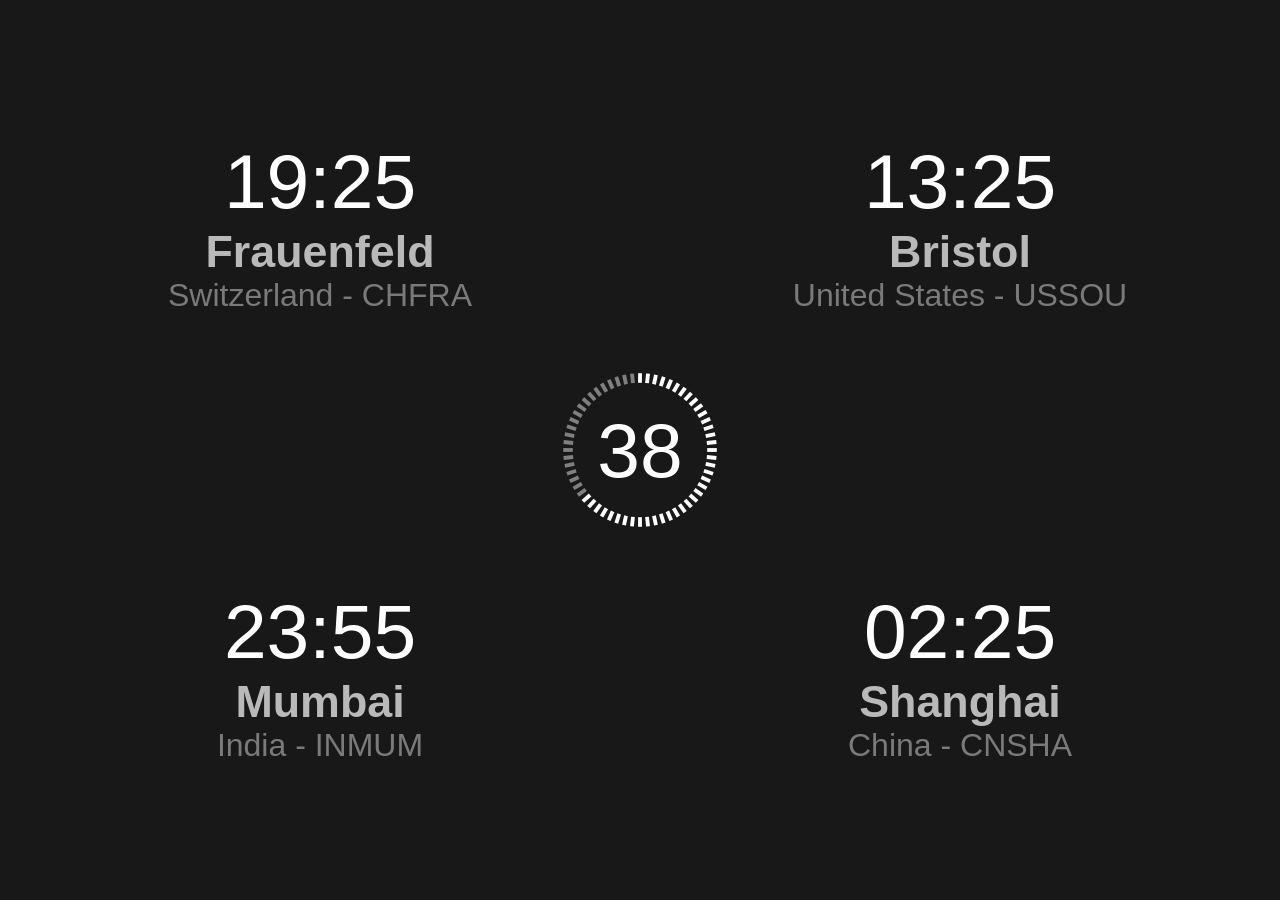
<file: index.html>
<!DOCTYPE html>
<html lang="en">
<head>
    <meta charset="UTF-8">
    <meta name="viewport" content="width=device-width, initial-scale=1.0">
    <title>Live Uhrzeiten</title>
    <link rel="stylesheet" href="styles.css">
</head>
<body>
    <div class="container">
        <div class="clock-container" id="bottom-left">
            <div class="clock" id="clock-frauenfeld"></div>
            <h2 class="font">Frauenfeld</h2>
            <p class="sub-title">Switzerland - CHFRA</p>
        </div>
        
        <div class="clock-container" id="bottom-right">
            <div class="clock" id="clock-bristol"></div>
            <h2 class="font">Bristol</h2>
            <p class="sub-title">United States - USSOU</p>
        </div>

        <div class="clock-container" id="top-left">
            <div class="clock" id="clock-mumbai"></div>
            <h2 class="font">Mumbai</h2>
            <p class="sub-title">India - INMUM</p>
        </div>

        <div class="clock-container" id="top-right">
            <div class="clock" id="clock-shanghai"></div>
            <h2 class="font">Shanghai</h2>
            <p class="sub-title">China - CNSHA</p>
        </div>

        <div class="seconds-container">
            <svg class="circle-chart" viewBox="0 0 100 100">
                <g id="ticks"></g>
            </svg>
            <div class="seconds" id="seconds"></div>
        </div>
    </div>

    <div class="mobile-message">
        Website not available for mobile devices
    </div>

    <script src="script.js"></script>
</body>
</html>
</file>
<file: styles.css>
@font-face {
    font-family: "San Francisco";
    font-weight: 400;
    src: url("https://applesocial.s3.amazonaws.com/assets/styles/fonts/sanfrancisco/sanfranciscodisplay-bold-webfont.woff");
}

body {
    margin: 0;
    font-family: 'San Francisco', sans-serif;
    background-color: #181818;
    overflow: hidden;
}

.container {
    display: grid;
    grid-template-columns: 1fr 1fr;
    grid-template-rows: 1fr 1fr;
    height: 100vh;
    width: 100vw;
    position: relative;
}

.clock-container {
    display: flex;
    flex-direction: column;
    justify-content: center;
    align-items: center;
}

.clock {
    color: white;
    font-size: 6vw; /* Adjusted font size */
}

.font {
    font-size: 3.5vw; /* Adjusted font size */
    color: rgb(185, 185, 185);
    margin: 0;
}

.seconds-container {
    position: absolute;
    display: flex;
    align-items: center;
    justify-content: center;
    top: 50%;
    left: 50%;
    width: 15vw; /* Adjusted width */
    height: 15vw; /* Adjusted height */
    transform: translate(-50%, -50%);
    border-radius: 50%;
}

.seconds {
    position: absolute;
    color: white;
    font-size: 6vw; /* Adjusted font size */
}

.circle-chart {
    width: 100%;
    height: 100%;
    position: absolute;
}

.tick {
    stroke: #eee;
    stroke-width: 2;
}

.sub-title {
    color: rgb(122, 122, 122);
    font-size: 2.5vw; /* Slightly increased font size */
    margin: 0;
}

.mobile-message {
    display: none;
    color: white;
    font-size: 5vw;
    position: absolute;
    top: 50%;
    left: 50%;
    transform: translate(-50%, -50%);
    text-align: center;
}

@media (max-width: 768px) {
    .container {
        display: none;
    }

    .mobile-message {
        display: block;
    }
}
</file>
